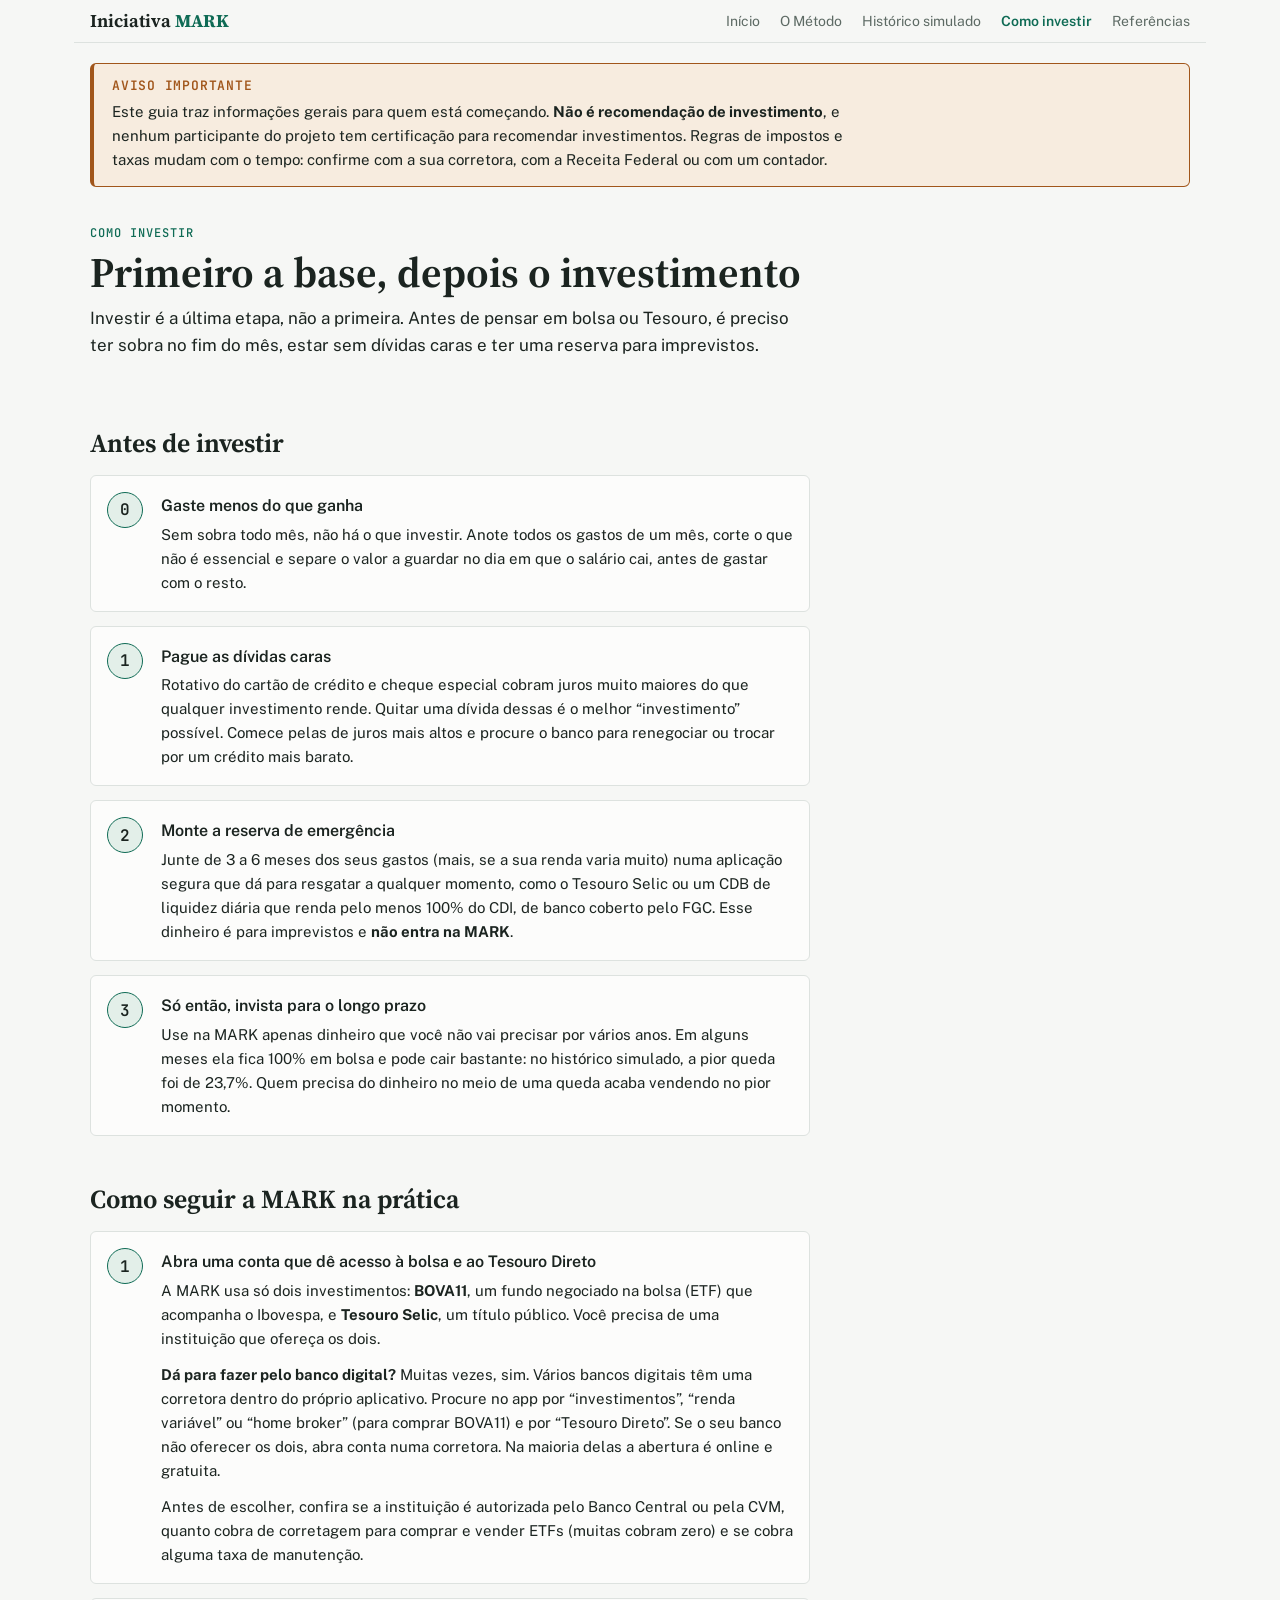
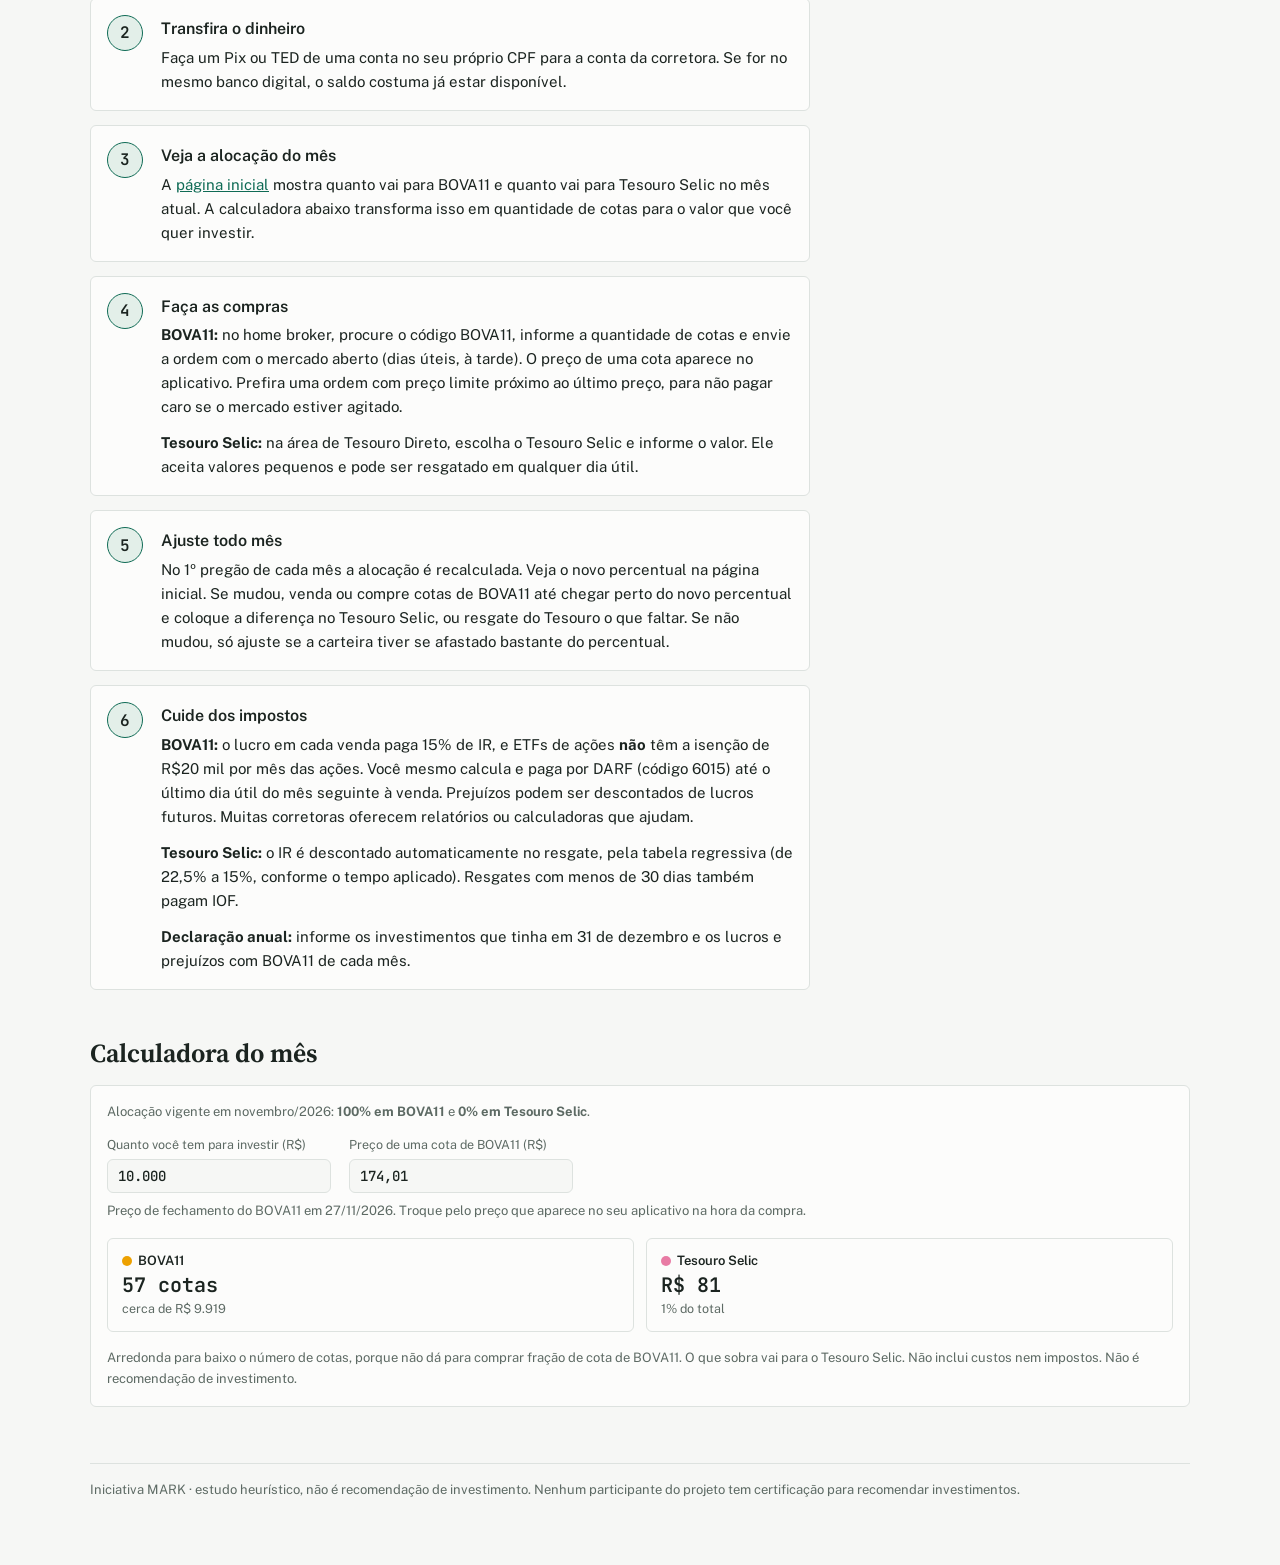
<file: como-investir.html>
<!doctype html>
<html lang="pt-BR">
<head>
<meta charset="utf-8">
<meta name="viewport" content="width=device-width, initial-scale=1">
<title>Como investir · Iniciativa MARK</title>
<meta name="description" content="Os passos básicos antes de investir e como seguir a Estratégia MARK na prática: conta, compras, ajuste mensal e impostos.">
<link rel="preconnect" href="https://fonts.googleapis.com">
<link rel="stylesheet" href="https://fonts.googleapis.com/css2?family=Source+Serif+4:opsz,wght@8..60,500;8..60,650&family=Public+Sans:wght@400;500;600&family=JetBrains+Mono:wght@400;500;600&display=swap">
<link rel="stylesheet" href="assets/style.css">
</head>
<body>
<div class="wrap">
<nav class="site-nav" aria-label="Páginas">
  <a class="marca" href="./">Iniciativa <b>MARK</b></a>
  <a class="lk" href="./">Início</a>
  <a class="lk" href="metodo.html">O Método</a>
  <a class="lk" href="historico.html">Histórico simulado</a>
  <a class="lk" href="como-investir.html" aria-current="page">Como investir</a>
  <a class="lk" href="referencias.html">Referências</a>
</nav>

<section class="aviso" aria-label="Aviso importante">
  <strong>Aviso importante</strong>
  <p>Este guia traz informações gerais para quem está começando. <b>Não é recomendação de investimento</b>, e nenhum participante do projeto tem certificação para recomendar investimentos. Regras de impostos e taxas mudam com o tempo: confirme com a sua corretora, com a Receita Federal ou com um contador.</p>
</section>

<header class="pg">
  <div class="eyebrow">Como investir</div>
  <h1>Primeiro a base, depois o investimento</h1>
  <p class="lead prose">Investir é a última etapa, não a primeira. Antes de pensar em bolsa ou Tesouro, é preciso ter sobra no fim do mês, estar sem dívidas caras e ter uma reserva para imprevistos.</p>
</header>

<h2>Antes de investir</h2>
<div class="passos">
  <div class="passo"><span class="num">0</span><div>
    <h3>Gaste menos do que ganha</h3>
    <p>Sem sobra todo mês, não há o que investir. Anote todos os gastos de um mês, corte o que não é essencial e separe o valor a guardar no dia em que o salário cai, antes de gastar com o resto.</p>
  </div></div>
  <div class="passo"><span class="num">1</span><div>
    <h3>Pague as dívidas caras</h3>
    <p>Rotativo do cartão de crédito e cheque especial cobram juros muito maiores do que qualquer investimento rende. Quitar uma dívida dessas é o melhor “investimento” possível. Comece pelas de juros mais altos e procure o banco para renegociar ou trocar por um crédito mais barato.</p>
  </div></div>
  <div class="passo"><span class="num">2</span><div>
    <h3>Monte a reserva de emergência</h3>
    <p>Junte de 3 a 6 meses dos seus gastos (mais, se a sua renda varia muito) numa aplicação segura que dá para resgatar a qualquer momento, como o Tesouro Selic ou um CDB de liquidez diária que renda pelo menos 100% do CDI, de banco coberto pelo FGC. Esse dinheiro é para imprevistos e <b>não entra na MARK</b>.</p>
  </div></div>
  <div class="passo"><span class="num">3</span><div>
    <h3>Só então, invista para o longo prazo</h3>
    <p>Use na MARK apenas dinheiro que você não vai precisar por vários anos. Em alguns meses ela fica 100% em bolsa e pode cair bastante: no histórico simulado, a pior queda foi de <span id="pior-queda">23,7%</span>. Quem precisa do dinheiro no meio de uma queda acaba vendendo no pior momento.</p>
  </div></div>
</div>

<h2>Como seguir a MARK na prática</h2>
<div class="passos">
  <div class="passo"><span class="num">1</span><div>
    <h3>Abra uma conta que dê acesso à bolsa e ao Tesouro Direto</h3>
    <p>A MARK usa só dois investimentos: <b>BOVA11</b>, um fundo negociado na bolsa (ETF) que acompanha o Ibovespa, e <b>Tesouro Selic</b>, um título público. Você precisa de uma instituição que ofereça os dois.</p>
    <p><b>Dá para fazer pelo banco digital?</b> Muitas vezes, sim. Vários bancos digitais têm uma corretora dentro do próprio aplicativo. Procure no app por “investimentos”, “renda variável” ou “home broker” (para comprar BOVA11) e por “Tesouro Direto”. Se o seu banco não oferecer os dois, abra conta numa corretora. Na maioria delas a abertura é online e gratuita.</p>
    <p>Antes de escolher, confira se a instituição é autorizada pelo Banco Central ou pela CVM, quanto cobra de corretagem para comprar e vender ETFs (muitas cobram zero) e se cobra alguma taxa de manutenção.</p>
  </div></div>
  <div class="passo"><span class="num">2</span><div>
    <h3>Transfira o dinheiro</h3>
    <p>Faça um Pix ou TED de uma conta no seu próprio CPF para a conta da corretora. Se for no mesmo banco digital, o saldo costuma já estar disponível.</p>
  </div></div>
  <div class="passo"><span class="num">3</span><div>
    <h3>Veja a alocação do mês</h3>
    <p>A <a href="./">página inicial</a> mostra quanto vai para BOVA11 e quanto vai para Tesouro Selic no mês atual. A calculadora abaixo transforma isso em quantidade de cotas para o valor que você quer investir.</p>
  </div></div>
  <div class="passo"><span class="num">4</span><div>
    <h3>Faça as compras</h3>
    <p><b>BOVA11:</b> no home broker, procure o código BOVA11, informe a quantidade de cotas e envie a ordem com o mercado aberto (dias úteis, à tarde). O preço de uma cota aparece no aplicativo. Prefira uma ordem com preço limite próximo ao último preço, para não pagar caro se o mercado estiver agitado.</p>
    <p><b>Tesouro Selic:</b> na área de Tesouro Direto, escolha o Tesouro Selic e informe o valor. Ele aceita valores pequenos e pode ser resgatado em qualquer dia útil.</p>
  </div></div>
  <div class="passo"><span class="num">5</span><div>
    <h3>Ajuste todo mês</h3>
    <p>No 1º pregão de cada mês a alocação é recalculada. Veja o novo percentual na página inicial. Se mudou, venda ou compre cotas de BOVA11 até chegar perto do novo percentual e coloque a diferença no Tesouro Selic, ou resgate do Tesouro o que faltar. Se não mudou, só ajuste se a carteira tiver se afastado bastante do percentual.</p>
  </div></div>
  <div class="passo"><span class="num">6</span><div>
    <h3>Cuide dos impostos</h3>
    <p><b>BOVA11:</b> o lucro em cada venda paga 15% de IR, e ETFs de ações <b>não</b> têm a isenção de R$20 mil por mês das ações. Você mesmo calcula e paga por DARF (código 6015) até o último dia útil do mês seguinte à venda. Prejuízos podem ser descontados de lucros futuros. Muitas corretoras oferecem relatórios ou calculadoras que ajudam.</p>
    <p><b>Tesouro Selic:</b> o IR é descontado automaticamente no resgate, pela tabela regressiva (de 22,5% a 15%, conforme o tempo aplicado). Resgates com menos de 30 dias também pagam IOF.</p>
    <p><b>Declaração anual:</b> informe os investimentos que tinha em 31 de dezembro e os lucros e prejuízos com BOVA11 de cada mês.</p>
  </div></div>
</div>

<h2>Calculadora do mês</h2>
<div class="panel calc" id="calc"></div>
<footer>
  <span>Iniciativa MARK · estudo heurístico, não é recomendação de investimento. Nenhum participante do projeto tem certificação para recomendar investimentos.</span>
</footer>
</div>
<script src="assets/comum.js"></script>
<script>
calculadora(document.getElementById("calc"));
carregar("data/historico.json").then(H => {  // pior queda do histórico simulado, sempre atualizada
  const q = H.metricas && H.metricas.MARK && H.metricas.MARK.max_queda;
  if(typeof q === "number") document.getElementById("pior-queda").textContent = Math.abs(q*100).toFixed(1).replace(".",",") + "%";
}).catch(() => {});
</script>
</body>
</html>
</file>
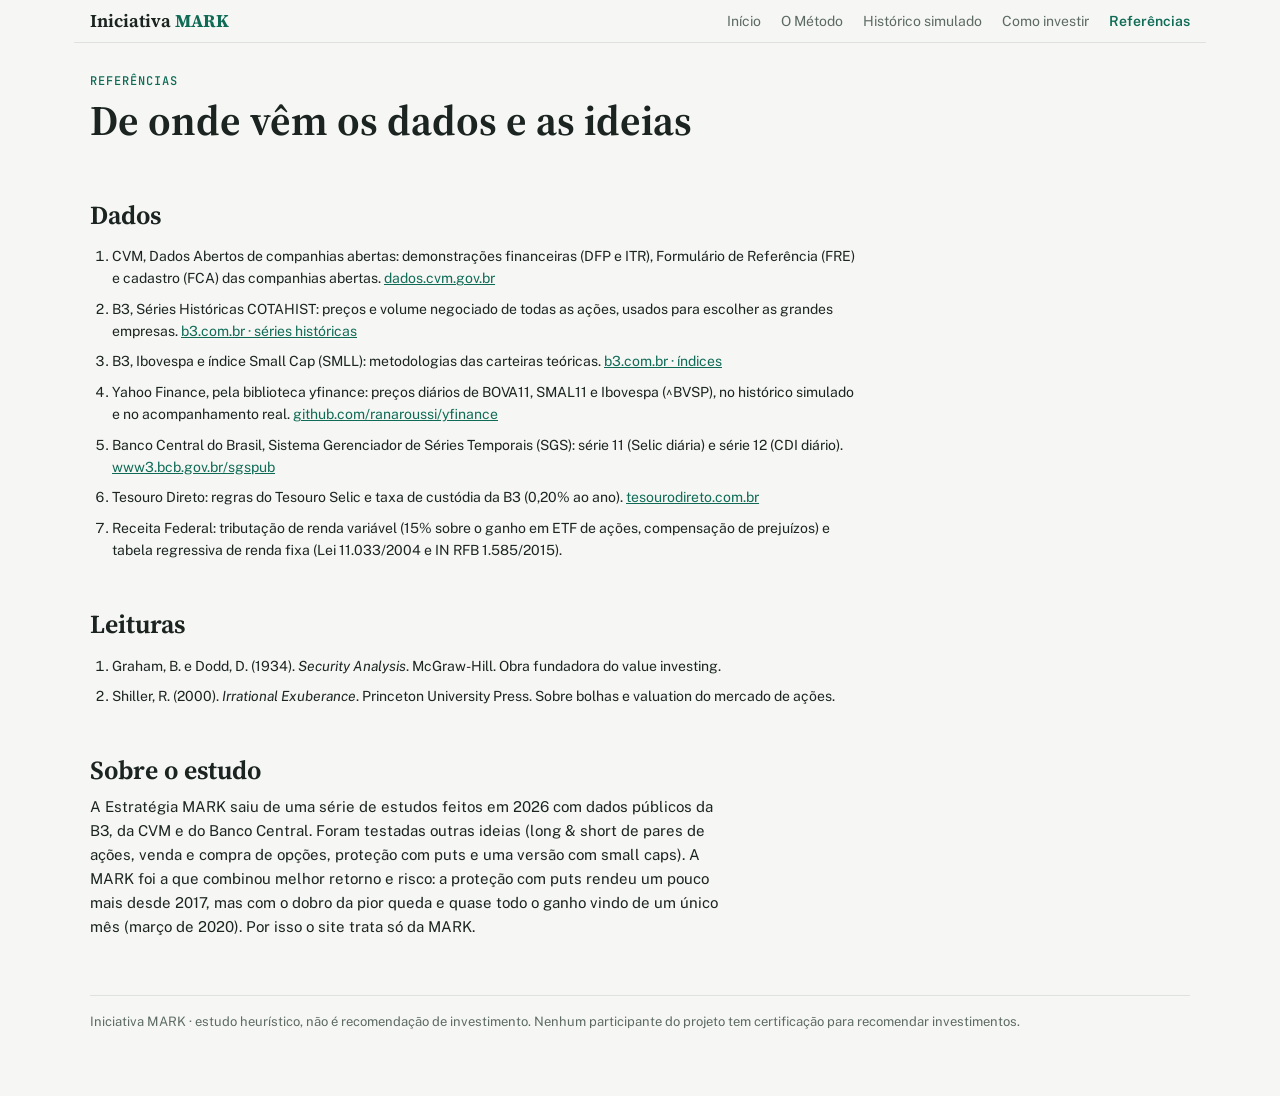
<file: referencias.html>
<!doctype html>
<html lang="pt-BR">
<head>
<meta charset="utf-8">
<meta name="viewport" content="width=device-width, initial-scale=1">
<title>Referências · Iniciativa MARK</title>
<meta name="description" content="Fontes de dados e leituras usadas na Estratégia MARK.">
<link rel="preconnect" href="https://fonts.googleapis.com">
<link rel="stylesheet" href="https://fonts.googleapis.com/css2?family=Source+Serif+4:opsz,wght@8..60,500;8..60,650&family=Public+Sans:wght@400;500;600&family=JetBrains+Mono:wght@400;500;600&display=swap">
<link rel="stylesheet" href="assets/style.css">
</head>
<body>
<div class="wrap">
<nav class="site-nav" aria-label="Páginas">
  <a class="marca" href="./">Iniciativa <b>MARK</b></a>
  <a class="lk" href="./">Início</a>
  <a class="lk" href="metodo.html">O Método</a>
  <a class="lk" href="historico.html">Histórico simulado</a>
  <a class="lk" href="como-investir.html">Como investir</a>
  <a class="lk" href="referencias.html" aria-current="page">Referências</a>
</nav>

<header class="pg">
  <div class="eyebrow">Referências</div>
  <h1>De onde vêm os dados e as ideias</h1>
</header>
<h2>Dados</h2>
<ol class="refs">
  <li>CVM, Dados Abertos de companhias abertas: demonstrações financeiras (DFP e ITR), Formulário de Referência (FRE) e cadastro (FCA) das companhias abertas. <a href="https://dados.cvm.gov.br/dataset/?groups=companhias" target="_blank" rel="noopener">dados.cvm.gov.br</a></li>
  <li>B3, Séries Históricas COTAHIST: preços e volume negociado de todas as ações, usados para escolher as grandes empresas. <a href="https://www.b3.com.br/pt_br/market-data-e-indices/servicos-de-dados/market-data/historico/mercado-a-vista/series-historicas/" target="_blank" rel="noopener">b3.com.br · séries históricas</a></li>
  <li>B3, Ibovespa e índice Small Cap (SMLL): metodologias das carteiras teóricas. <a href="https://www.b3.com.br/pt_br/market-data-e-indices/indices/" target="_blank" rel="noopener">b3.com.br · índices</a></li>
  <li>Yahoo Finance, pela biblioteca yfinance: preços diários de BOVA11, SMAL11 e Ibovespa (^BVSP), no histórico simulado e no acompanhamento real. <a href="https://github.com/ranaroussi/yfinance" target="_blank" rel="noopener">github.com/ranaroussi/yfinance</a></li>
  <li>Banco Central do Brasil, Sistema Gerenciador de Séries Temporais (SGS): série 11 (Selic diária) e série 12 (CDI diário). <a href="https://www3.bcb.gov.br/sgspub/" target="_blank" rel="noopener">www3.bcb.gov.br/sgspub</a></li>
  <li>Tesouro Direto: regras do Tesouro Selic e taxa de custódia da B3 (0,20% ao ano). <a href="https://www.tesourodireto.com.br/" target="_blank" rel="noopener">tesourodireto.com.br</a></li>
  <li>Receita Federal: tributação de renda variável (15% sobre o ganho em ETF de ações, compensação de prejuízos) e tabela regressiva de renda fixa (Lei 11.033/2004 e IN RFB 1.585/2015).</li>
</ol>
<h2>Leituras</h2>
<ol class="refs">
  <li>Graham, B. e Dodd, D. (1934). <i>Security Analysis</i>. McGraw-Hill. Obra fundadora do value investing.</li>
  <li>Shiller, R. (2000). <i>Irrational Exuberance</i>. Princeton University Press. Sobre bolhas e valuation do mercado de ações.</li>
</ol>
<h2>Sobre o estudo</h2>
<div class="prose">
<p>A Estratégia MARK saiu de uma série de estudos feitos em 2026 com dados públicos da B3, da CVM e do Banco Central. Foram testadas outras ideias (long &amp; short de pares de ações, venda e compra de opções, proteção com puts e uma versão com small caps). A MARK foi a que combinou melhor retorno e risco: a proteção com puts rendeu um pouco mais desde 2017, mas com o dobro da pior queda e quase todo o ganho vindo de um único mês (março de 2020). Por isso o site trata só da MARK.</p>
</div>
<footer>
  <span>Iniciativa MARK · estudo heurístico, não é recomendação de investimento. Nenhum participante do projeto tem certificação para recomendar investimentos.</span>
</footer>
</div>

</body>
</html>
</file>
<file: assets/style.css>
/* Iniciativa MARK: estilos comuns a todas as páginas */
:root{
  --bg:#f6f7f5; --surface:#fcfcfb; --fg:#1b2420; --muted:#5d6a64; --line:#dde2df; --grid:#e8ebe9;
  --accent:#0f6b55; --accent-soft:#e3efe9; --warn:#a1561b; --warn-soft:#f7ecdf; --neg:#b03a2e; --pos:#1f7a4d;
  --s-mark:#2a78d6; --s-bova:#eda100; --s-selic:#e87ba4; --s-smal:#008300;
  --f-display:"Source Serif 4",Georgia,serif; --f-body:"Public Sans",system-ui,sans-serif; --f-mono:"JetBrains Mono",ui-monospace,monospace;
}
@media (prefers-color-scheme: dark){:root:not([data-theme="light"]){
  --bg:#121715; --surface:#1a1a19; --fg:#e8ede9; --muted:#a3ada8; --line:#2f3733; --grid:#262d29;
  --accent:#4fc39f; --accent-soft:#1d3a31; --warn:#e3a35f; --warn-soft:#2c2318; --neg:#ec7a6c; --pos:#61c98f;
  --s-mark:#3987e5; --s-bova:#c98500; --s-selic:#d55181; --s-smal:#008300; color-scheme:dark}}
:root[data-theme="dark"]{
  --bg:#121715; --surface:#1a1a19; --fg:#e8ede9; --muted:#a3ada8; --line:#2f3733; --grid:#262d29;
  --accent:#4fc39f; --accent-soft:#1d3a31; --warn:#e3a35f; --warn-soft:#2c2318; --neg:#ec7a6c; --pos:#61c98f;
  --s-mark:#3987e5; --s-bova:#c98500; --s-selic:#d55181; --s-smal:#008300; color-scheme:dark}
*{box-sizing:border-box}
html{-webkit-text-size-adjust:100%}
body{margin:0;background:var(--bg);color:var(--fg);font:15px/1.6 var(--f-body);padding-inline:16px;padding-block:0 64px}
.wrap{max-width:1100px;margin:0 auto}
.prose{max-width:70ch}
.site-nav{position:sticky;top:0;z-index:5;background:var(--bg);border-bottom:1px solid var(--line);margin-inline:-16px;padding:10px 16px;display:flex;align-items:center;gap:6px 20px;flex-wrap:wrap}
.site-nav .marca{font:650 18px/1 var(--f-display);color:var(--fg);text-decoration:none;margin-right:auto}
.site-nav .marca b{color:var(--accent)}
.site-nav a.lk{color:var(--muted);text-decoration:none;font-size:14px}
.site-nav a.lk:hover,.site-nav a.lk:focus-visible,.site-nav a.lk[aria-current="page"]{color:var(--accent)}
.site-nav a.lk[aria-current="page"]{font-weight:600}
header.pg{padding-block:32px 8px;display:grid;gap:10px}
.eyebrow{font:500 12px/1 var(--f-mono);letter-spacing:.08em;text-transform:uppercase;color:var(--accent)}
h1{font:650 clamp(28px,5vw,42px)/1.1 var(--f-display);margin:0;text-wrap:balance}
h2{font:650 26px/1.2 var(--f-display);margin:48px 0 8px;text-wrap:balance}
h3{font:600 16px/1.3 var(--f-body);margin:24px 0 6px}
p{margin:0 0 12px}
.lead{font-size:17px}
.meta{color:var(--muted);font-size:13px}
a{color:var(--accent)}
.aviso{margin:20px 0 8px;border:1px solid var(--warn);border-left-width:4px;background:var(--warn-soft);border-radius:6px;padding:14px 18px;display:grid;gap:6px}
.aviso strong{font:600 13px/1.2 var(--f-mono);letter-spacing:.06em;text-transform:uppercase;color:var(--warn)}
.aviso p{margin:0;max-width:85ch}
.panel{background:var(--surface);border:1px solid var(--line);border-radius:6px;padding:16px;margin:16px 0;min-width:0}
.chartbox{position:relative;height:360px}
.chartbox.sm{height:250px}
.legend{display:flex;flex-wrap:wrap;gap:6px 14px;font-size:13px;margin-bottom:10px}
.legend button{all:unset;cursor:pointer;display:inline-flex;align-items:center;gap:6px;color:var(--fg)}
.legend button[aria-pressed="false"]{opacity:.35}
.legend button:focus-visible,.chip:focus-visible{outline:2px solid var(--accent);outline-offset:2px}
.legend i{width:14px;height:3px;border-radius:2px;display:inline-block}
.legend .sw{width:12px;height:12px;border-radius:2px}
.toolbar{display:flex;flex-wrap:wrap;gap:8px;align-items:center;margin-bottom:8px;font-size:13px;color:var(--muted)}
.chip{all:unset;cursor:pointer;border:1px solid var(--line);border-radius:999px;padding:3px 10px;font:500 12.5px var(--f-mono);color:var(--muted)}
.chip[aria-pressed="true"]{background:var(--accent-soft);border-color:var(--accent);color:var(--fg)}
.tscroll{overflow-x:auto;border:1px solid var(--line);border-radius:6px;background:var(--surface)}
table{border-collapse:collapse;width:100%;font-size:13px;font-variant-numeric:tabular-nums}
th,td{padding:7px 10px;text-align:right;white-space:nowrap;border-bottom:1px solid var(--line)}
th{font-weight:600;color:var(--muted);font-size:12px}
th:first-child,td:first-child{text-align:left}
tbody tr:last-child td{border-bottom:none}
.dot{display:inline-block;width:10px;height:10px;border-radius:50%;margin-right:6px;vertical-align:-1px}
.kpis{display:grid;grid-template-columns:repeat(auto-fit,minmax(160px,1fr));gap:12px;margin:16px 0}
.kpi{background:var(--surface);border:1px solid var(--line);border-radius:6px;padding:12px 14px;display:grid;gap:2px;align-content:start}
.kpi b{font:600 20px/1.2 var(--f-mono);font-variant-numeric:tabular-nums}
.kpi span{font-size:12.5px;color:var(--muted)}
.kpi .nome{font-size:13px;color:var(--fg);font-weight:600;display:flex;align-items:center}
.grid2{display:grid;grid-template-columns:repeat(auto-fit,minmax(min(100%,440px),1fr));gap:16px}
.grid2>*{min-width:0}
.callout{border-left:3px solid var(--accent);background:var(--surface);padding:12px 16px;margin:16px 0;max-width:75ch;font-size:14px}
.neg{color:var(--neg)} .pos{color:var(--pos)}
/* alocação do mês */
.aloc{display:grid;grid-template-columns:repeat(auto-fit,minmax(min(100%,300px),1fr));gap:16px;margin:16px 0}
.aloc .panel{margin:0}
.barra{display:flex;height:44px;border-radius:6px;overflow:hidden;margin:12px 0 10px;gap:2px}
.barra span{display:flex;align-items:center;justify-content:center;color:#fff;font:600 15px var(--f-mono);min-width:0}
.aloc-linhas{display:grid;gap:6px;font-size:14px}
.aloc-linhas div{display:flex;justify-content:space-between;gap:12px}
.aloc-linhas b{font-family:var(--f-mono)}
.relogio{display:grid;grid-template-columns:repeat(4,minmax(0,1fr));gap:8px;margin:12px 0 8px}
.relogio div{background:var(--bg);border:1px solid var(--line);border-radius:6px;padding:10px 4px;text-align:center;display:grid;gap:2px}
.relogio b{font:600 clamp(22px,5vw,32px)/1 var(--f-mono);font-variant-numeric:tabular-nums}
.relogio span{font-size:12px;color:var(--muted)}
.vazio{border:1px dashed var(--line);border-radius:6px;padding:20px;text-align:center;color:var(--muted);background:var(--surface)}
.rule{display:grid;grid-template-columns:repeat(4,minmax(0,1fr));gap:8px;max-width:620px;margin:12px 0}
.rule div{display:grid;gap:4px;font-size:12.5px;text-align:center}
.rule .stack{height:120px;display:flex;flex-direction:column-reverse;border-radius:4px;overflow:hidden;gap:2px;background:var(--surface)}
.rule .stack span{display:block}
.rule b{font:600 13px var(--f-mono)}
.rule .atual{outline:2px solid var(--accent);outline-offset:3px;border-radius:4px}
ol.refs{padding-left:22px;max-width:85ch;display:grid;gap:8px;font-size:14px}
footer{margin-top:56px;color:var(--muted);font-size:13px;border-top:1px solid var(--line);padding-top:16px;display:grid;gap:6px}
@media (max-width:600px){.chartbox{height:300px}}
@media (prefers-reduced-motion:reduce){*{transition:none!important;animation:none!important}}
/* filtro de período */
.filtro-campos{display:flex;flex-wrap:wrap;gap:10px 18px;font-size:14px}
.filtro-campos label{display:grid;gap:4px;color:var(--muted);font-size:12.5px}
.filtro-campos input{font:500 14px var(--f-mono);color:var(--fg);background:var(--bg);border:1px solid var(--line);border-radius:6px;padding:7px 10px;min-width:0;color-scheme:inherit}
.filtro-campos input:focus-visible{outline:2px solid var(--accent);outline-offset:1px}
#fCap{width:130px}
.tscroll thead th{position:sticky;top:0;background:var(--surface);z-index:1}
/* passos numerados */
.passos{display:grid;gap:14px;margin:16px 0;max-width:80ch}
.passo{display:grid;grid-template-columns:40px minmax(0,1fr);gap:14px;background:var(--surface);border:1px solid var(--line);border-radius:6px;padding:16px}
.passo .num{width:36px;height:36px;border-radius:50%;background:var(--accent-soft);border:1px solid var(--accent);display:flex;align-items:center;justify-content:center;font:600 16px var(--f-mono);color:var(--fg)}
.passo h3{margin:4px 0 6px}
.passo p:last-child{margin-bottom:0}
</file>
